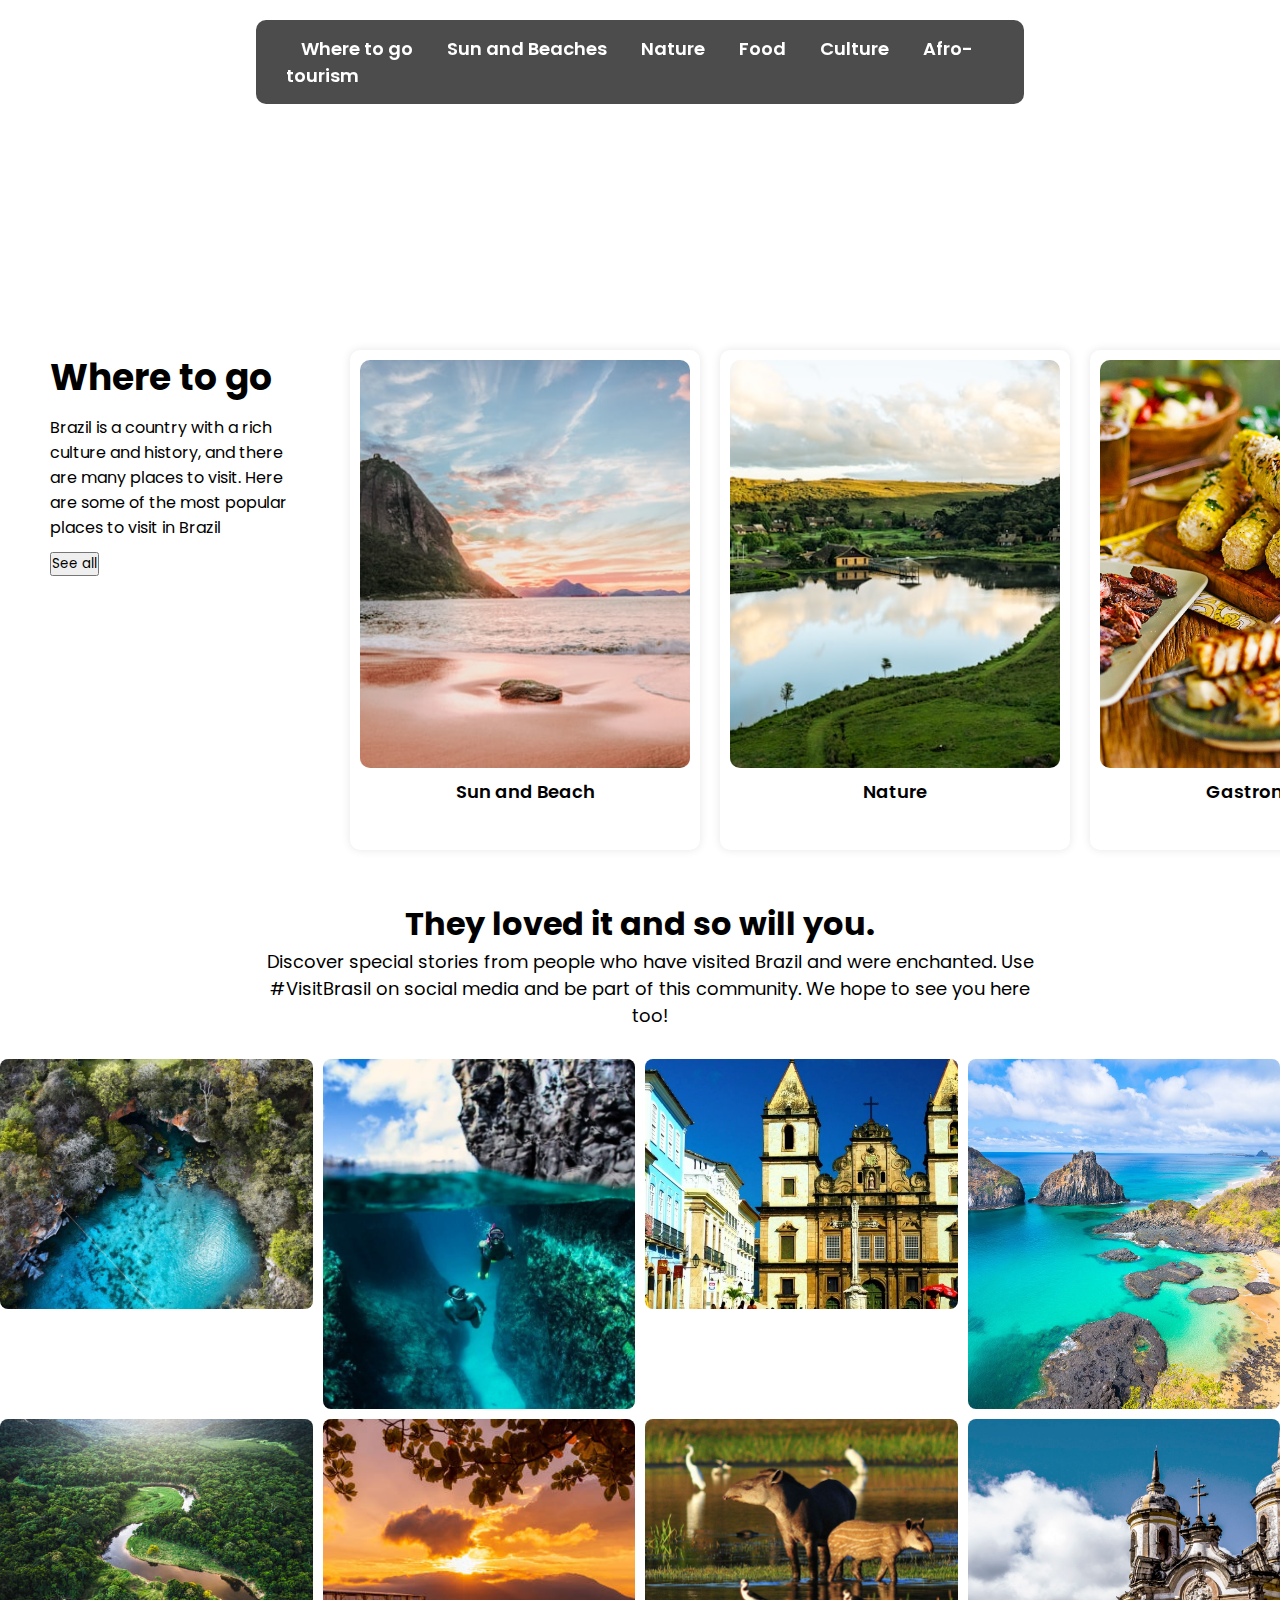
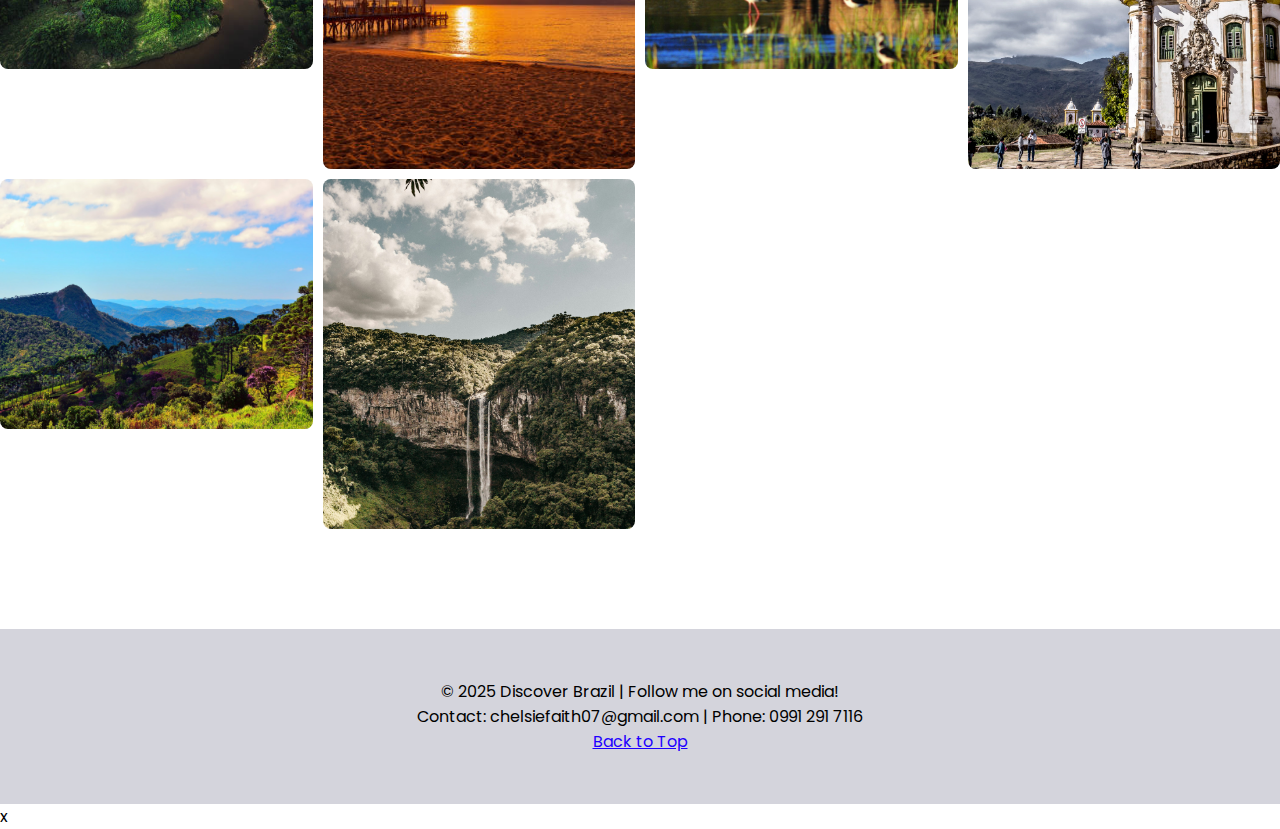
<file: main source code/index.html>
<!DOCTYPE html>
<html lang="en">
<head>
    <meta charset="UTF-8">
    <meta name="viewport" content="width=device-width, initial-scale=1.0">
    <title>Brazil</title>
    <link rel="preconnect" href="https://fonts.googleapis.com">
    <link rel="preconnect" href="https://fonts.gstatic.com" crossorigin>
    <link href="https://fonts.googleapis.com/css2?family=Poppins:wght@400;600&display=swap" rel="stylesheet">
    <link rel="stylesheet" href="styles.css">
</head>
<body>

    <!-- Hero Section with Video Background -->
    <section class="hero">
        <div class="backvid">
          <!-- <iframe 
                src="https://www.youtube.com/embed/tZ6Tslj1D8c?autoplay=1&loop=1&playlist=tZ6Tslj1D8c" 
                frameborder="0" 
                allow="accelerometer; autoplay; clipboard-write; encrypted-media; gyroscope; picture-in-picture; web-share" 
                referrerpolicy="strict-origin-when-cross-origin" 
                allowfullscreen>
            </iframe> -->
        
        </div>

        <!-- Navigation Bar -->
        <nav class="navbar">
            <a href="#wheretogo">Where to go</a>
            <a href="sun_and_beach.html">Sun and Beaches</a>
            <a href="nature.html">Nature</a>
            <a href="gastronomy.html">Food</a>
            <a href="culture.html">Culture</a>
            <a href="afro_tourism.html">Afro-tourism</a>

        </nav>
    </section>
   
    <section class="wheretogo" id="wheretogo">
        <div class="subtext">
            <div class= "sectiontitle">
                <h2>Where to go</h2>
            </div>
            <div class="sectiondescription">
                <p>Brazil is a country with a rich culture and history, and there are many places to visit. Here are some of the most popular places to visit in Brazil</p>
            </div>  

<button>See all</button>

        </div>
        
        <div class="slidebar">
            <div class="cardscontainer">
                <a href="sun_and_beach.html">
                <div class="card">
                    <div class="cardimgcontainer">
                    <img src="../assets/sun-and-beach-(main).jpg" alt="pic 1">
                    </div>
                    <div class="cardsubtextcontainer">
                    <h3 class="cardsubtext">Sun and Beach</h3>
                    </div>
                </div>
            </a>

                <a href="nature.html">
                <div class="card">
                    <div class="cardimgcontainer">
                    <img src="../assets/nature(main).jpg" alt="pic 1">
                    </div>
                    <div class="cardsubtextcontainer">
                    <h3 class="cardsubtext">Nature</h3>
                    </div>
                </div>
                </a>

                <a href="gastronomy.html">
                <div class="card">
                    <div class="cardimgcontainer">
                    <img src="../assets/gastronomy(main).jpg" alt="pic 1">
                    </div>
                    <div class="cardsubtextcontainer">
                    <h3 class="cardsubtext">Gastronomy</h3>
                    </div>
                </div>
                </a>        
                  
                <a href="culture.html">
                <div class="card">
                    <div class="cardimgcontainer">
                    <img src="../assets/culture(main).jpg" alt="pic 1">
                    </div>
                    <div class="cardsubtextcontainer">
                    <h3 class="cardsubtext">Culture</h3>
                    </div>
                </div>
            </a>

                <a href="afro_tourism.html">
                <div class="card">
                    <div class="cardimgcontainer">
                    <img src="../assets/afro-tourism(main).JPG" alt="pic 1">
                    </div>
                    <div class="cardsubtextcontainer">
                    <h3 class="cardsubtext">Afro-tourism</h3>
                    </div>
                </div>
            </a>

            </div>
        </div>
    </section>  


    <!-- GALLERY SECTION -->
    <section class="gallery">
        <div class="container">
            <h1>They loved it and so will you.</h1>
            <div class="gallerydescription">
            <p>Discover special stories from people who have visited Brazil and were enchanted. Use #VisitBrasil on social media and be part of this community. We hope to see you here too!</p>
            </div>
            <div class="gallery">
                <img src="../assets/1stpage pics (1).jpeg" alt="Blue water">
                <img src="../assets/1stpage pics (2).jpg" alt="Mountain and birds">
                <img src="../assets/1stpage pics (3).jpg" alt="Underwater diving">
                <img src="../assets/1stpage pics (4).jpg" alt="Waterfall">
                <img src="../assets/1stpage pics (5).jpg" alt="Crocodile in water">
                <img src="../assets/1stpage pics (6).jpg" alt="Tree and sky">
                <img src="../assets/1stpage pics (7).jpg" alt="Cave interior">
                <img src="../assets/1stpage pics (8).jpg" alt="Chapel with tower">
                <img src="../assets/1stpage pics (9).jpg" alt="Historic building">
                <img src="../assets/1stpage pics (11).jpg" alt="Coastal landscape">
            </div>
        </div>
    </section>


  
    <footer>
        <p>© 2025 Discover Brazil | Follow me on social media!</p>
        <p>Contact: chelsiefaith07@gmail.com | Phone: 0991 291 7116</p>
        <p><a href="#top" style="color: #1e00ff; text-decoration: underline;" >Back to Top</a></p>
    </footer>

</body>
</html>x
</file>
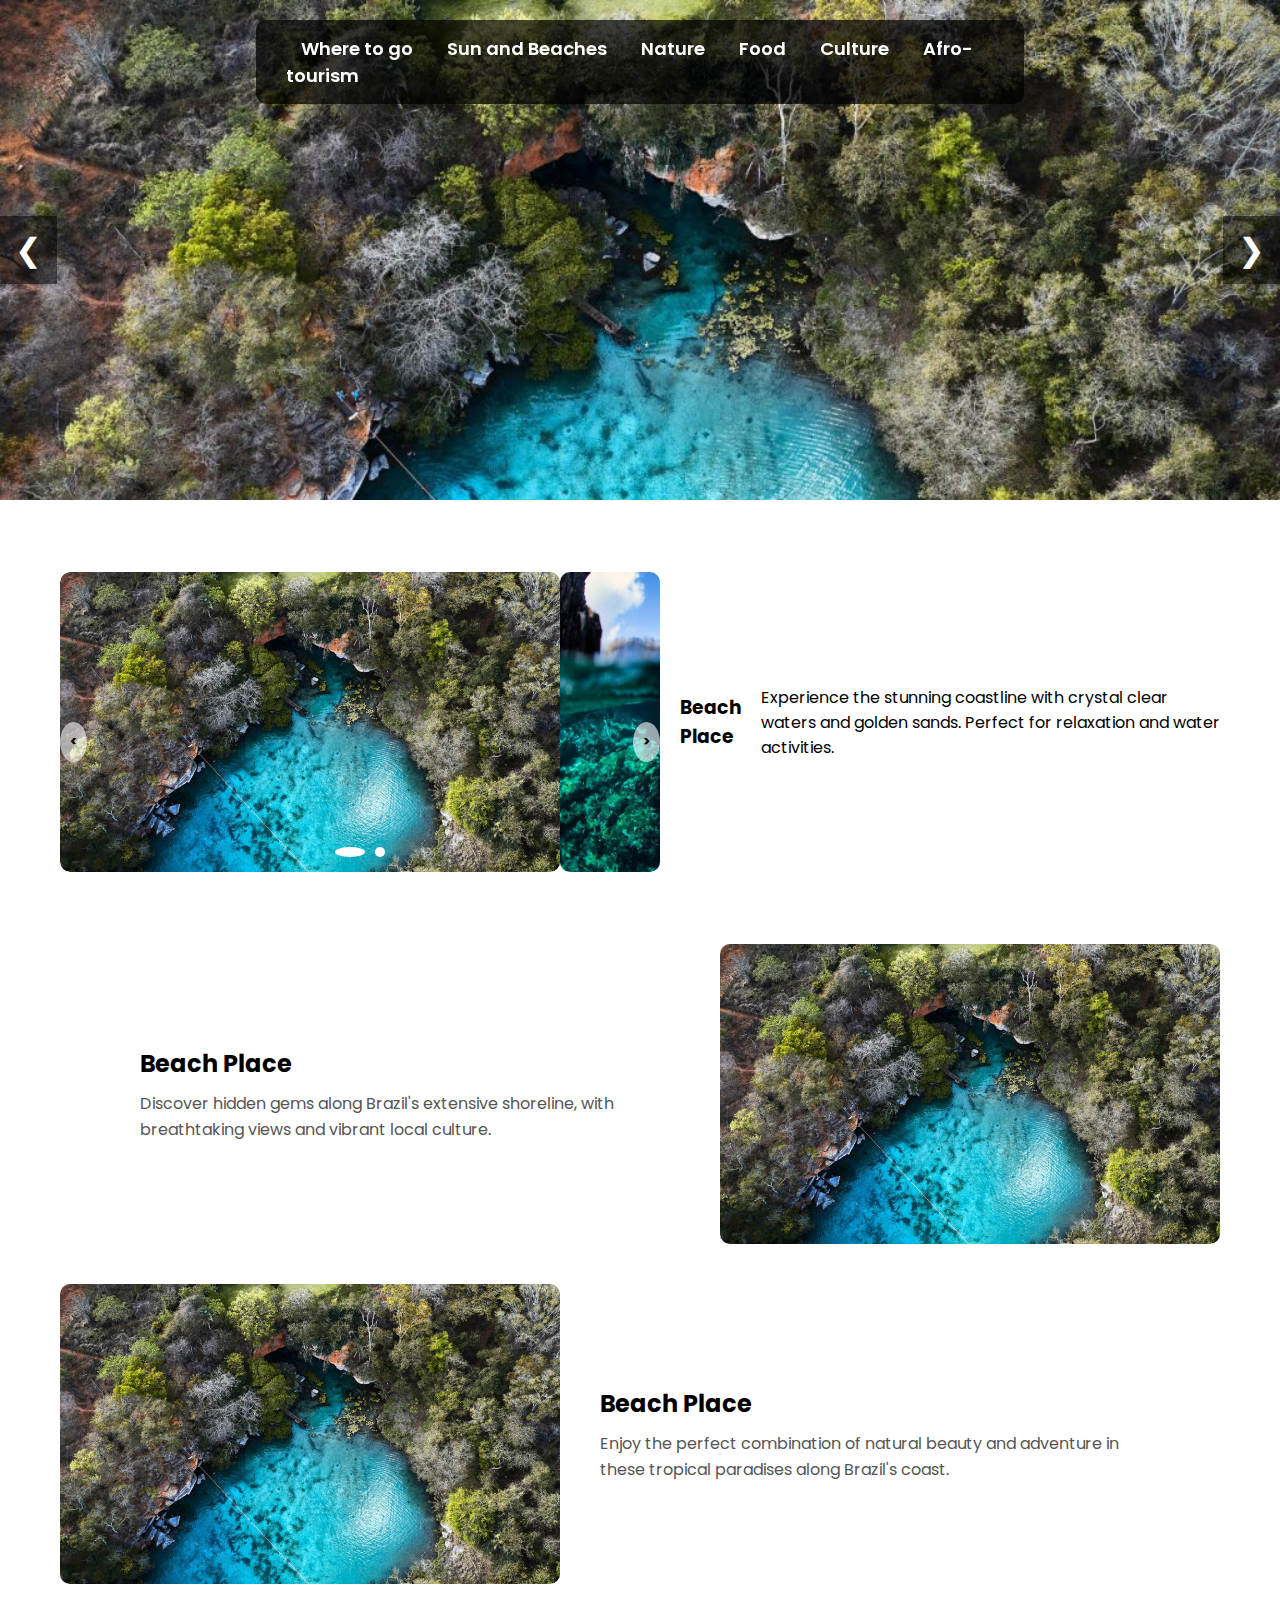
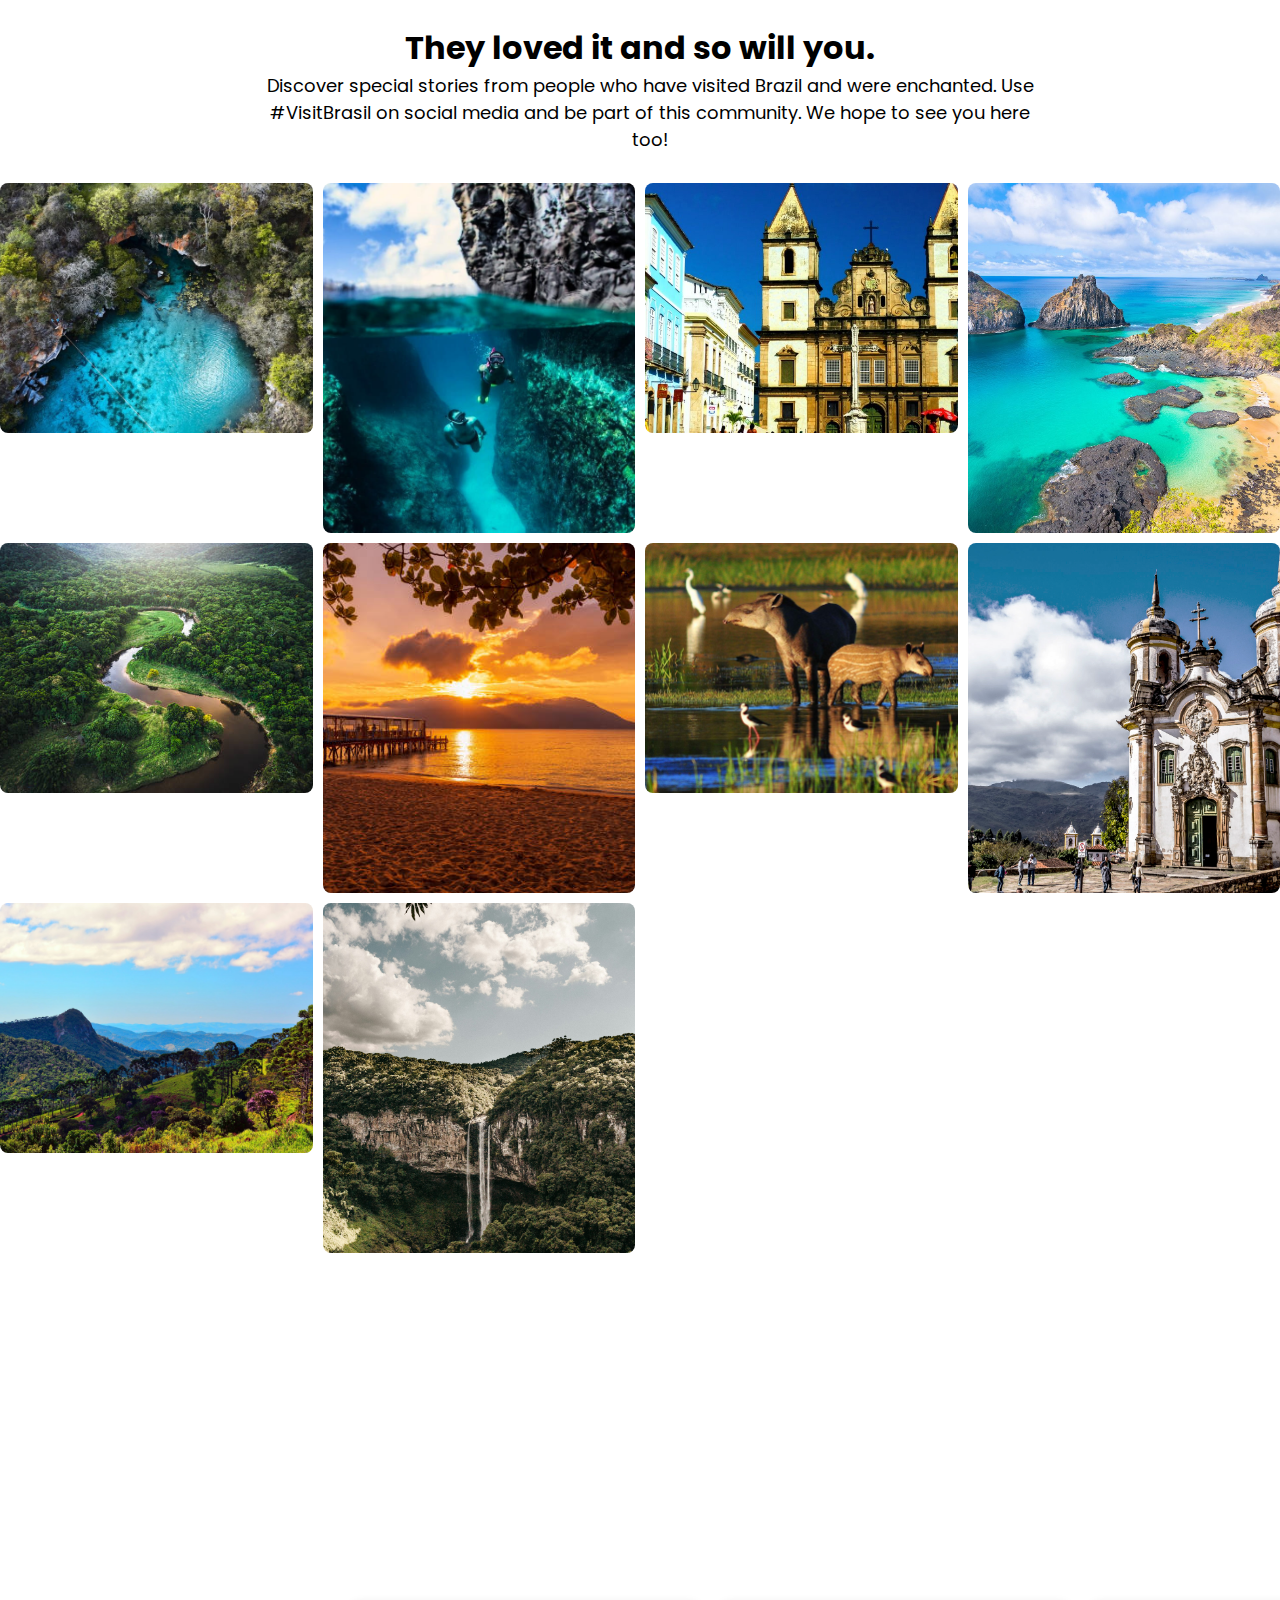
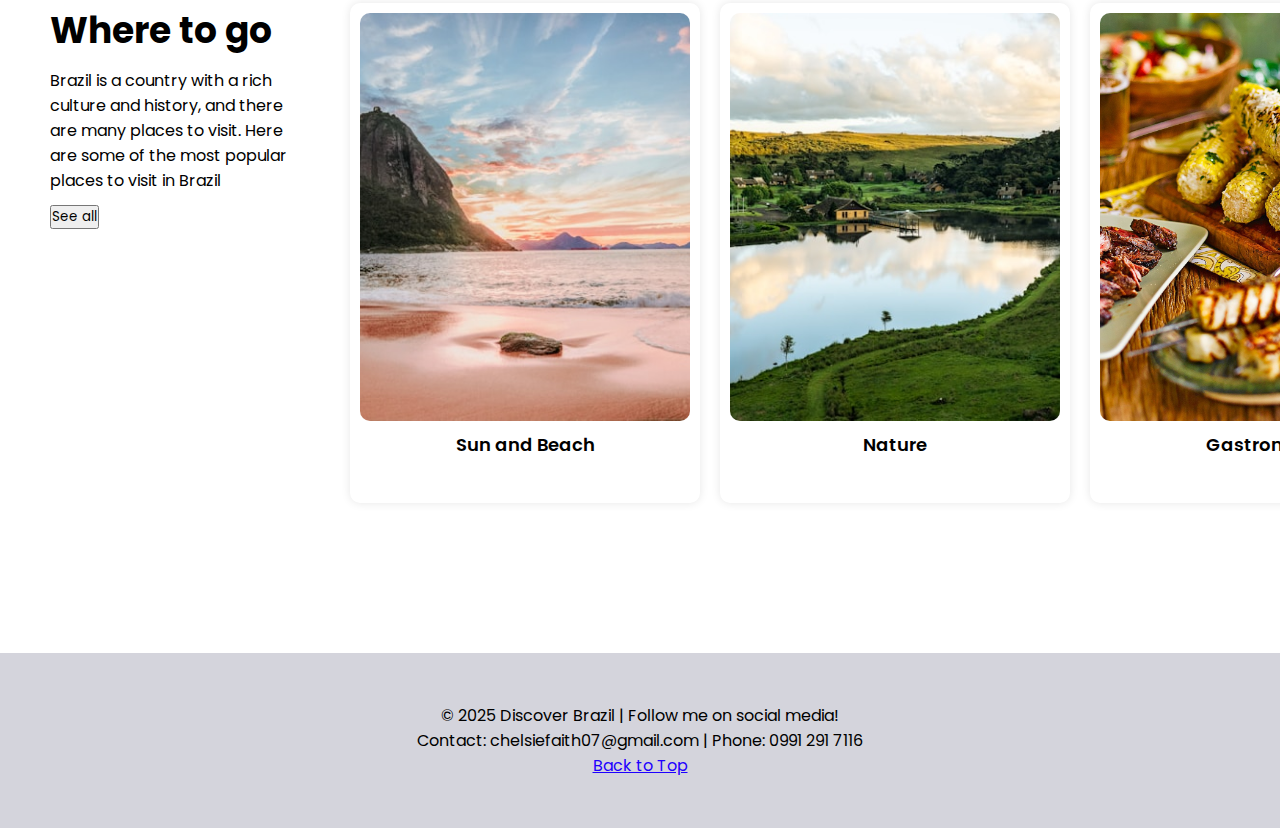
<file: main source code/sun_and_beach.html>
<!DOCTYPE html>
<html lang="en">
<head>
    <meta charset="UTF-8">
    <meta name="viewport" content="width=device-width, initial-scale=1.0">
    <title>Brazil</title>
    <link rel="preconnect" href="https://fonts.googleapis.com">
    <link rel="preconnect" href="https://fonts.gstatic.com" crossorigin>
    <link href="https://fonts.googleapis.com/css2?family=Poppins:wght@400;600&display=swap" rel="stylesheet">
    <link rel="stylesheet" href="styles.css">
    <link rel="stylesheet" href="pages.css">
     
</head>
<body>
               <div class="slider">
                <div class="slides">
                    <img class="slide" src="../assets/1stpage pics (1).jpeg" alt="Image #1">
                    <img class="slide" src="../assets/1stpage pics (2).jpg" alt="Image #2">
                    <img class="slide" src="../assets/1stpage pics (3).jpg" alt="Image #3">
                </div>
                <button class="prev" onclick="prevSlide()">&#10094</button>
                <button class="next" onclick="nextSlide()">&#10095</button>
            </div>
        
         
   

        <!-- Navigation Bar -->
        <nav class="navbar">
            <a href="#wheretogo">Where to go</a>
            <a href="sun_and_beach.html">Sun and Beaches</a>
            <a href="nature.html">Nature</a>
            <a href="gastronomy.html">Food</a>
            <a href="culture.html">Culture</a>
            <a href="afro_tourism.html">Afro-tourism</a>
        </nav>

    
  <!-- Beach Pics -->
    <section class="beach-showcase">
        <div class="beach-item">
            <div class="mini-slider">
                <div class="sliderbeach">
                    <div class="list">
                        <div class="item"><img src="../assets/1stpage pics (1).jpeg" alt="lala"></div>
                        <div class="item"><img src="../assets/1stpage pics (2).jpg" alt="lala2"></div>
                    </div>
                    <div class="buttons">
                        <button class="prev">&lt;</button>
                        <button class="next">&gt;</button>
                    </div>
                    <ul class="dots">
                        <li class="active"></li>
                        <li></li>
                    </ul>
                </div>
            </div>
           
                <h3>Beach Place</h3>
                <p>Experience the stunning coastline with crystal clear waters and golden sands. Perfect for relaxation and water activities.</p>
            </div>
            
        </div>
        
        <div class="beach-item">
            <img src="../assets/1stpage pics (1).jpeg" alt="Beautiful coastal view in Brazil">
            <div class="beach-text">
                <h3>Beach Place</h3>
                <p>Discover hidden gems along Brazil's extensive shoreline, with breathtaking views and vibrant local culture.</p>
            </div>
        </div>
        
        <div class="beach-item">
            <img src="../assets/1stpage pics (1).jpeg" alt="Tropical paradise in Brazil">
            <div class="beach-text">
                <h3>Beach Place</h3>
                <p>Enjoy the perfect combination of natural beauty and adventure in these tropical paradises along Brazil's coast.</p>
            </div>
        </div>
    </section>

    
    <!-- GALLERY SECTION -->
    <section class="gallery">
        <div class="container">
            <h1>They loved it and so will you.</h1>
            <div class="gallerydescription">
                <p>Discover special stories from people who have visited Brazil and were enchanted. Use #VisitBrasil on social media and be part of this community. We hope to see you here too!</p>
            </div>
            <div class="gallery">
                <img src="../assets/1stpage pics (1).jpeg" alt="Blue water">
                <img src="../assets/1stpage pics (2).jpg" alt="Mountain and birds">
                <img src="../assets/1stpage pics (3).jpg" alt="Underwater diving">
                <img src="../assets/1stpage pics (4).jpg" alt="Waterfall">
                <img src="../assets/1stpage pics (5).jpg" alt="Crocodile in water">
                <img src="../assets/1stpage pics (6).jpg" alt="Tree and sky">
                <img src="../assets/1stpage pics (7).jpg" alt="Cave interior">
                <img src="../assets/1stpage pics (8).jpg" alt="Chapel with tower">
                <img src="../assets/1stpage pics (9).jpg" alt="Historic building">
                <img src="../assets/1stpage pics (11).jpg" alt="Coastal landscape">
            </div>
        </div>
    </section>

   
    <section class="wheretogo" id="wheretogo">
        <div class="subtext">
            <div class="sectiontitle">
                <h2>Where to go</h2>
            </div>
            <div class="sectiondescription">
                <p>Brazil is a country with a rich culture and history, and there are many places to visit. Here are some of the most popular places to visit in Brazil</p>
            </div>  

            <button>See all</button>
        </div>
        
        <div class="slidebar">
            <div class="cardscontainer">
                <a href="sun_and_beach.html">
                    <div class="card">
                        <div class="cardimgcontainer">
                            <img src="../assets/sun-and-beach-(main).jpg" alt="pic 1">
                        </div>
                        <div class="cardsubtextcontainer">
                            <h3 class="cardsubtext">Sun and Beach</h3>
                        </div>
                    </div>
                </a>

                <a href="nature.html">
                    <div class="card">
                        <div class="cardimgcontainer">
                            <img src="../assets/nature(main).jpg" alt="pic 1">
                        </div>
                        <div class="cardsubtextcontainer">
                            <h3 class="cardsubtext">Nature</h3>
                        </div>
                    </div>
                </a>

                <a href="gastronomy.html">
                    <div class="card">
                        <div class="cardimgcontainer">
                            <img src="../assets/gastronomy(main).jpg" alt="pic 1">
                        </div>
                        <div class="cardsubtextcontainer">
                            <h3 class="cardsubtext">Gastronomy</h3>
                        </div>
                    </div>
                </a>        
                  
                <a href="culture.html">
                    <div class="card">
                        <div class="cardimgcontainer">
                            <img src="../assets/culture(main).jpg" alt="pic 1">
                        </div>
                        <div class="cardsubtextcontainer">
                            <h3 class="cardsubtext">Culture</h3>
                        </div>
                    </div>
                </a>

                <a href="afro_tourism.html">
                    <div class="card">
                        <div class="cardimgcontainer">
                            <img src="../assets/afro-tourism(main).JPG" alt="pic 1">
                        </div>
                        <div class="cardsubtextcontainer">
                            <h3 class="cardsubtext">Afro-tourism</h3>
                        </div>
                    </div>
                </a>
            </div>
        </div>
    </section>  


    <footer>
        <p>© 2025 Discover Brazil | Follow me on social media!</p>
        <p>Contact: chelsiefaith07@gmail.com | Phone: 0991 291 7116</p>
        <p><a href="#top" style="color: #1e00ff; text-decoration: underline;">Back to Top</a></p>
    </footer>



    <script src="pagescript.js"></script>
    <script src="mini-slider.js"></script>
</body>
</html>
</file>
<file: main source code/styles.css>
.root {
    --background-color: #eeeff1;
    --text-color: #000000;
}

main{
    background-color: var(--background-color);
}

* {
    margin: 0;
    padding: 0;
    box-sizing: border-box;
    font-family: 'Poppins', sans-serif;
}

a{
    text-decoration: none;
    color: var(--text-color);
}

/* Hero Section */

.backvid {
    position: absolute;
    top: 50%;
    left: 50%;
    width: 100vw;
    height: 56.25vw;
    min-height: 100vh;
    min-width: 177.78vh;
    transform: translate(-50%, -50%);
    z-index: -1;
    overflow: hidden;
}
/* Navigation Bar */
.navbar {
    position: fixed;
    top: 20px;
    left: 50%;
    transform: translateX(-50%);
    background: rgba(0, 0, 0, 0.7); 
    padding: 15px 30px;
    border-radius: 10px;
    z-index: 10;
    width: 60%;
}

.navbar a {
    color: white;
    text-decoration: none;
    font-size: 18px;
    font-weight: 600;
    margin: 0 15px;
}

.navbar a:hover {
    color: yellow;
}

/* Where to go section */
.wheretogo{
margin-top: 300px;
padding: 50px;
display: flex;
align-content: center;
gap: 50px;
}

.wheretogo .subtext{
    width: 400px;
    justify-content: flex-start;
}
.wheretogo .subtext .sectiontitle{
    width: 250px;
}

.cardscontainer{
    display:flex;
    position: inherit;
}

.card{
    width: 350px;
    height: 500px;
    background-color: white;
    border-radius: 10px;
    overflow: hidden;
    padding: 10px; 
    box-shadow: 0 0 10px 0 rgba(0, 0, 0, 0.1);
    align-items: center;
    margin-right: 20px;
    transition: transform 0.3s ease, box-shadow 0.3s ease, background-color 0.3s ease;
}



.card:hover {
    transform: scale(1.05);
    box-shadow: 0 4px 15px rgb(0, 114, 254);
    background-color: #fafafa;

}

.card img{
    width: 100%;
    height: 100%;
    object-fit: cover;
    border-radius: 10px;
}

.cardimgcontainer{
    width: 100%;
    height: 85%
}

.cardsubtext{
    font-size: 18px;
    font-weight: 600;
    margin-top: 10px;
}

.cardsubtextcontainer{
    margin-top: 10px;
    text-align: center;
}

.sectiontitle{
    font-size: 24px;
    font-weight: 600;
    margin-bottom: 10px;
}

.sectiondescription{
    font-size: 16px;
    font-weight: 400;
    margin-bottom: 10px;
}

.gallery {
    display: grid;
    grid-template-columns: repeat(auto-fit, minmax(250px, 1fr));
    gap: 10px;
}
.gallery img {
    width: 100%;
    height: 100%;
    object-fit: cover;
    border-radius: 8px;
}

.gallery img:nth-child(odd) {
    height: 250px;
}
.gallery img:nth-child(even) {
    height: 350px;
}

.container{
   text-align: center;
}

.gallerydescription{
    margin-bottom: 30px;
    font-size: 18px;
    max-width: 800px;
    margin-left: 250px;
}

footer{
    margin-top: 100px;  
    background-color: #d4d4dc;
    padding: 50px;
    text-align: center;
    margin-bottom: 0px;
}
</file>
<file: main source code/pages.css>
/* SLIDER SECTION */

.slider{
    position: relative;
    width: 100%;
    margin: auto;
    overflow: hidden;   
    height: 500px;

}

.slides{
    position: relative;
    height: 500px;  
    
}
.slider img{
    width: 100%;
    display: none;
    
}
img.displaySlide{
    display: block;
    animation-name: fade;
    animation-duration: 1.5s;
}
.slider button{
    position: absolute;
    top: 50%;
    transform: translateY(-50%);
    font-size: 2rem;
    padding: 10px 15px;
    background-color: hsla(0, 0%, 0%, 0.5);
    color: white;
    border: none;
    cursor: pointer;
}
.prev{
    left: 0;
    position: absolute;
}
.next{
    right: 0;
    position: absolute;
}
@keyframes fade {
    from {opacity: .5}
    to {opacity: 1}
}

/* Dots */
.slider-dots {
    position: absolute;
    bottom: 20px;
    left: 50%;
    transform: translateX(-50%);
    display: flex;
    gap: 10px;
    z-index: 2;
}

.slider-dot {
    width: 12px;
    height: 12px;
    background-color: #ddd;
    border-radius: 50%;
    cursor: pointer;
    transition: background-color 0.3s ease;
}

.slider-dot.active {
    background-color: #333;
}

/* BEACH SHOWCASE SECTION */
body {     
    font-family: 'Poppins', sans-serif;
}

.beach-showcase {
    display: flex;
    flex-direction: column;
    gap: 40px;
    padding: 40px 20px;
    max-width: 1200px;
    margin: auto;
}

.beach-item {
    display: flex;
    align-items: center;
    gap: 20px;
}

.beach-item:nth-child(even) {
    flex-direction: row-reverse;
}

.beach-item img {
    width: 50%;
    max-width: 500px;
    height: 300px;
    object-fit: cover;
    border-radius: 10px;
}

.beach-text {
    width: 50%;
    padding: 0 20px;
}

.beach-text h3 {
    font-size: 24px;
    margin-bottom: 10px;
}

.beach-text p {
    font-size: 16px;
    color: #555;
    line-height: 1.6;
}

.mini-slider .sliderbeach {
    width: 600px;
    height: 300px;
    max-width: 100%;
    margin: 2rem auto;
    position: relative;
    overflow: hidden;
    border-radius: 10px;
}

.mini-slider .sliderbeach .list {
    position: absolute;
    display: flex;
    height: 100%;
    left: 0;
    top: 0;
    transition: 1s;
}

.mini-slider .sliderbeach .item img {
    width: 600px;
    height: 100%;
    object-fit: cover;
}

.mini-slider .buttons {
    position: absolute;
    top: 50%;
    width: 100%;
    display: flex;
    justify-content: space-between;
    padding: 0 10px;
}

.mini-slider .buttons button {
    background: rgba(255, 255, 255, 0.6);
    border: none;
    padding: 10px;
    border-radius: 50%;
    cursor: pointer;
    font-weight: bold;
}

.mini-slider .dots {
    position: absolute;
    bottom: 10px;
    width: 100%;
    text-align: center;
    display: flex;
    justify-content: center;
}

.mini-slider .dots li {
    width: 10px;
    height: 10px;
    background: white;
    margin: 5px;
    border-radius: 50%;
    transition: 0.3s;
    list-style: none;
}

.mini-slider .dots li.active {
    width: 30px;
}
</file>
